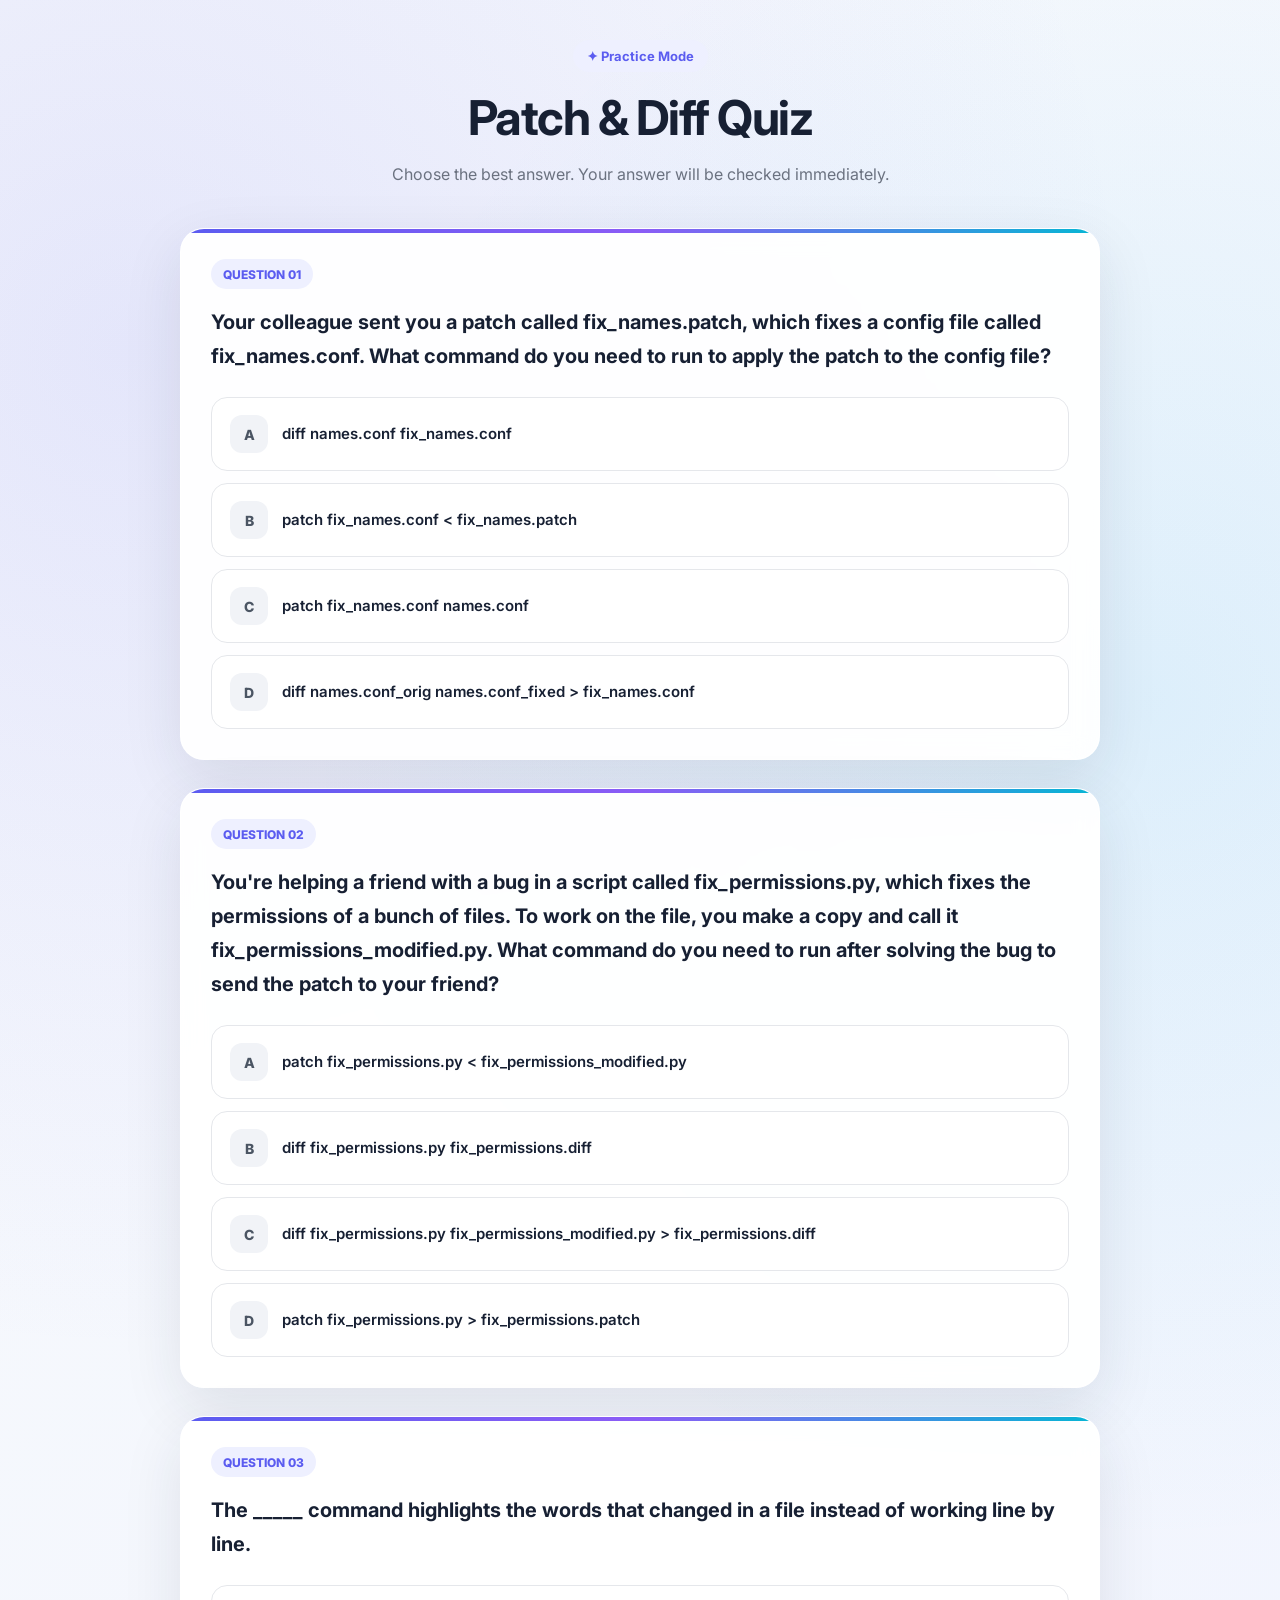
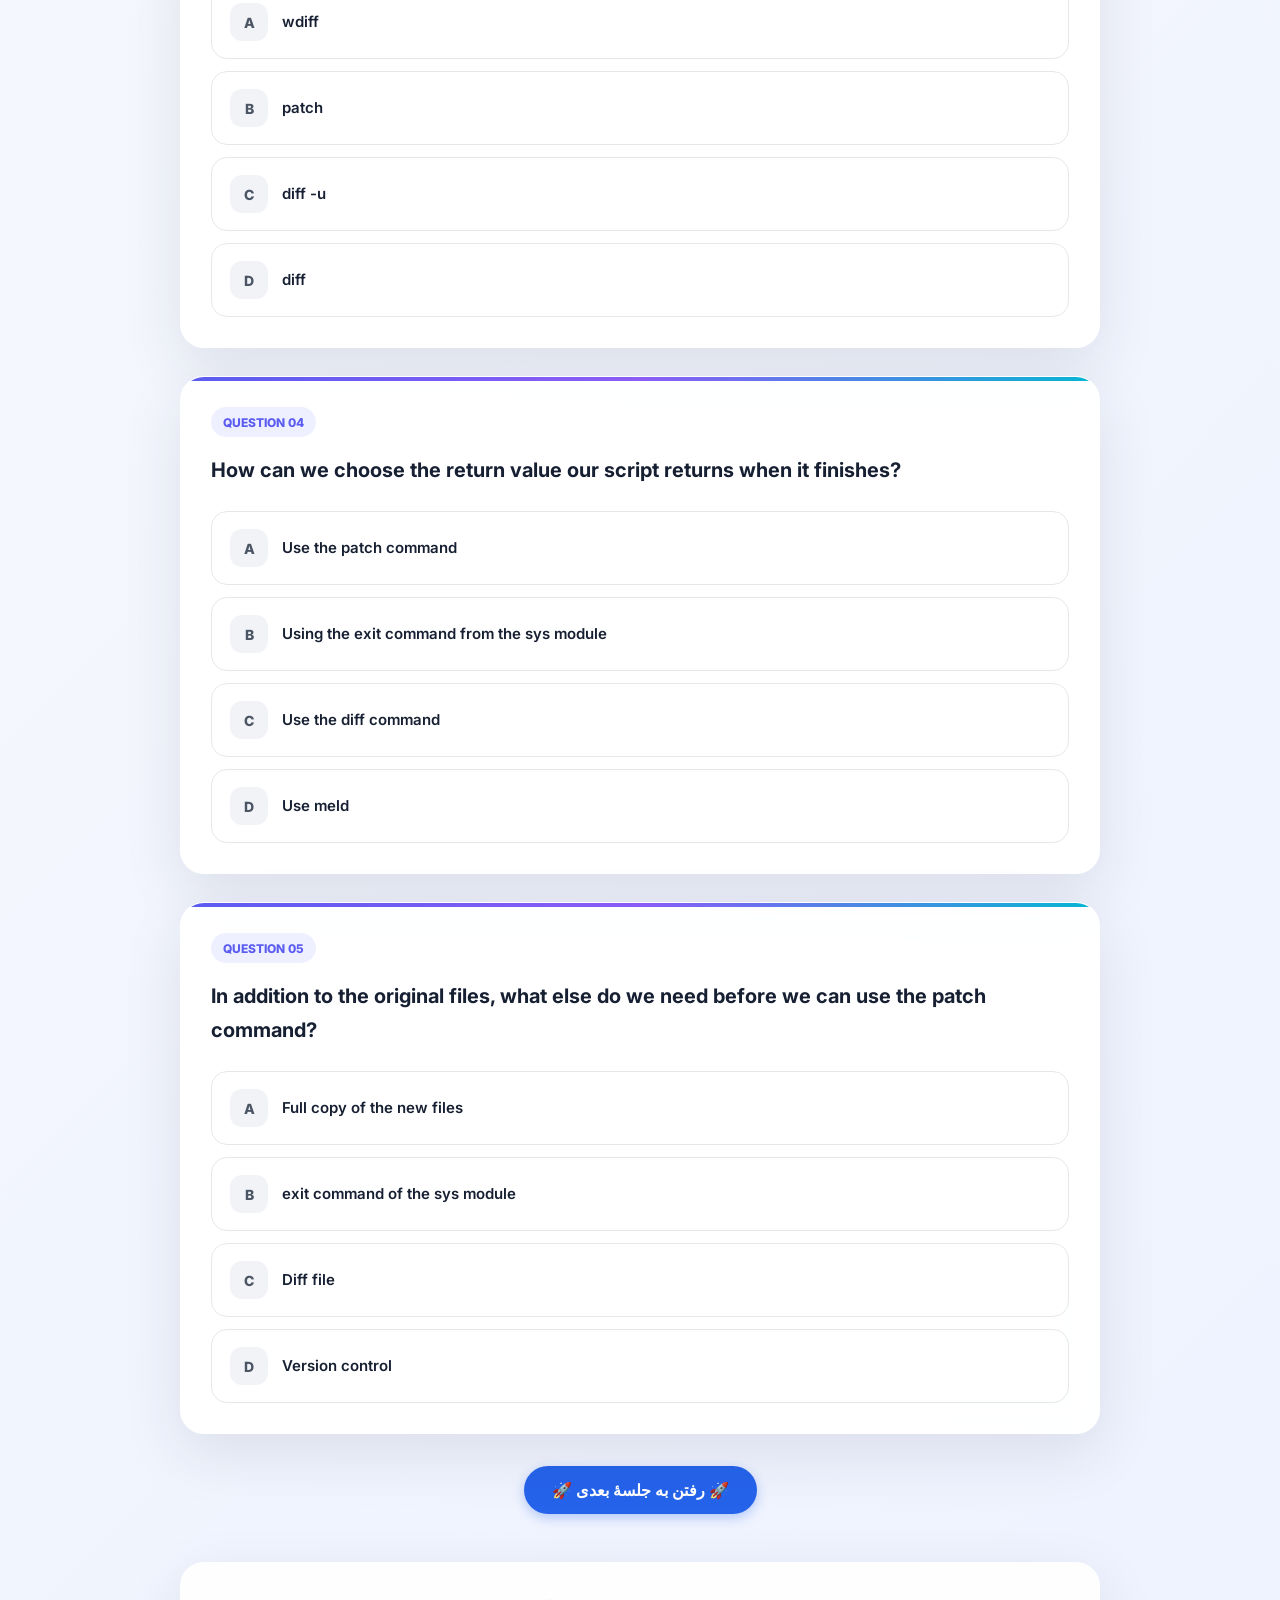
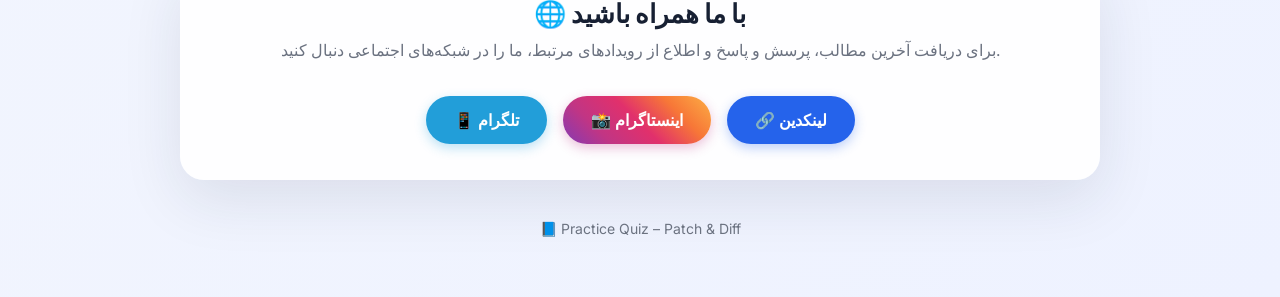
<file: Module1_7_test.html>
<!DOCTYPE html>
<html lang="en">
<head>
    <meta charset="UTF-8">
    <meta name="viewport" content="width=device-width, initial-scale=1.0">
    <title>Practice Quiz – Patch & Diff</title>
    <link rel="stylesheet" href="test.css">
</head>
<body>

<div class="container">

    <!-- ============================================================
         QUIZ SECTION
         ============================================================ -->
    <div class="quiz-container">

        <header class="quiz-header">
            <div class="quiz-badge">✦ Practice Mode</div>
            <h1>Patch & Diff Quiz</h1>
            <p>Choose the best answer. Your answer will be checked immediately.</p>
        </header>

        <!-- ================= QUESTION 1 ================= -->
        <section class="question-card"
                 data-correct="B"
                 data-explanation="The patch command with the file to be patched, followed by the filename of the patch, will apply it.">
            <div class="question-number">QUESTION 01</div>
            <h2 class="question-text">Your colleague sent you a patch called fix_names.patch, which fixes a config file called fix_names.conf. What command do you need to run to apply the patch to the config file?</h2>
            <div class="options">
                <div class="option">
                    <input type="radio" id="q1-a" name="question-1" value="A">
                    <label for="q1-a">
                        <span class="option-letter">A</span>
                        <span class="option-text">diff names.conf fix_names.conf</span>
                    </label>
                </div>
                <div class="option">
                    <input type="radio" id="q1-b" name="question-1" value="B">
                    <label for="q1-b">
                        <span class="option-letter">B</span>
                        <span class="option-text">patch fix_names.conf &lt; fix_names.patch</span>
                    </label>
                </div>
                <div class="option">
                    <input type="radio" id="q1-c" name="question-1" value="C">
                    <label for="q1-c">
                        <span class="option-letter">C</span>
                        <span class="option-text">patch fix_names.conf names.conf</span>
                    </label>
                </div>
                <div class="option">
                    <input type="radio" id="q1-d" name="question-1" value="D">
                    <label for="q1-d">
                        <span class="option-letter">D</span>
                        <span class="option-text">diff names.conf_orig names.conf_fixed &gt; fix_names.conf</span>
                    </label>
                </div>
            </div>
            <div class="explanation">
                <div class="explanation-title">💡 Quick Explanation</div>
                <p></p>
            </div>
        </section>

        <!-- ================= QUESTION 2 ================= -->
        <section class="question-card"
                 data-correct="C"
                 data-explanation="The diff command allows you to save the comparison between files as a diff file you can send to your friend.">
            <div class="question-number">QUESTION 02</div>
            <h2 class="question-text">You're helping a friend with a bug in a script called fix_permissions.py, which fixes the permissions of a bunch of files. To work on the file, you make a copy and call it fix_permissions_modified.py. What command do you need to run after solving the bug to send the patch to your friend?</h2>
            <div class="options">
                <div class="option">
                    <input type="radio" id="q2-a" name="question-2" value="A">
                    <label for="q2-a">
                        <span class="option-letter">A</span>
                        <span class="option-text">patch fix_permissions.py &lt; fix_permissions_modified.py</span>
                    </label>
                </div>
                <div class="option">
                    <input type="radio" id="q2-b" name="question-2" value="B">
                    <label for="q2-b">
                        <span class="option-letter">B</span>
                        <span class="option-text">diff fix_permissions.py fix_permissions.diff</span>
                    </label>
                </div>
                <div class="option">
                    <input type="radio" id="q2-c" name="question-2" value="C">
                    <label for="q2-c">
                        <span class="option-letter">C</span>
                        <span class="option-text">diff fix_permissions.py fix_permissions_modified.py &gt; fix_permissions.diff</span>
                    </label>
                </div>
                <div class="option">
                    <input type="radio" id="q2-d" name="question-2" value="D">
                    <label for="q2-d">
                        <span class="option-letter">D</span>
                        <span class="option-text">patch fix_permissions.py &gt; fix_permissions.patch</span>
                    </label>
                </div>
            </div>
            <div class="explanation">
                <div class="explanation-title">💡 Quick Explanation</div>
                <p></p>
            </div>
        </section>

        <!-- ================= QUESTION 3 ================= -->
        <section class="question-card"
                 data-correct="A"
                 data-explanation="The wdiff command highlights word-level changes instead of line-by-line differences, unlike diff -u which compares line by line.">
            <div class="question-number">QUESTION 03</div>
            <h2 class="question-text">The _____ command highlights the words that changed in a file instead of working line by line.</h2>
            <div class="options">
                <div class="option">
                    <input type="radio" id="q3-a" name="question-3" value="A">
                    <label for="q3-a">
                        <span class="option-letter">A</span>
                        <span class="option-text">wdiff</span>
                    </label>
                </div>
                <div class="option">
                    <input type="radio" id="q3-b" name="question-3" value="B">
                    <label for="q3-b">
                        <span class="option-letter">B</span>
                        <span class="option-text">patch</span>
                    </label>
                </div>
                <div class="option">
                    <input type="radio" id="q3-c" name="question-3" value="C">
                    <label for="q3-c">
                        <span class="option-letter">C</span>
                        <span class="option-text">diff -u</span>
                    </label>
                </div>
                <div class="option">
                    <input type="radio" id="q3-d" name="question-3" value="D">
                    <label for="q3-d">
                        <span class="option-letter">D</span>
                        <span class="option-text">diff</span>
                    </label>
                </div>
            </div>
            <div class="explanation">
                <div class="explanation-title">💡 Quick Explanation</div>
                <p></p>
            </div>
        </section>

        <!-- ================= QUESTION 4 ================= -->
        <section class="question-card"
                 data-correct="B"
                 data-explanation="A script can use sys.exit from the sys module to finish processing and return a number as the script's return code.">
            <div class="question-number">QUESTION 04</div>
            <h2 class="question-text">How can we choose the return value our script returns when it finishes?</h2>
            <div class="options">
                <div class="option">
                    <input type="radio" id="q4-a" name="question-4" value="A">
                    <label for="q4-a">
                        <span class="option-letter">A</span>
                        <span class="option-text">Use the patch command</span>
                    </label>
                </div>
                <div class="option">
                    <input type="radio" id="q4-b" name="question-4" value="B">
                    <label for="q4-b">
                        <span class="option-letter">B</span>
                        <span class="option-text">Using the exit command from the sys module</span>
                    </label>
                </div>
                <div class="option">
                    <input type="radio" id="q4-c" name="question-4" value="C">
                    <label for="q4-c">
                        <span class="option-letter">C</span>
                        <span class="option-text">Use the diff command</span>
                    </label>
                </div>
                <div class="option">
                    <input type="radio" id="q4-d" name="question-4" value="D">
                    <label for="q4-d">
                        <span class="option-letter">D</span>
                        <span class="option-text">Use meld</span>
                    </label>
                </div>
            </div>
            <div class="explanation">
                <div class="explanation-title">💡 Quick Explanation</div>
                <p></p>
            </div>
        </section>

        <!-- ================= QUESTION 5 ================= -->
        <section class="question-card"
                 data-correct="C"
                 data-explanation="We need a diff file (produced by diff command) along with the original file to apply changes using patch.">
            <div class="question-number">QUESTION 05</div>
            <h2 class="question-text">In addition to the original files, what else do we need before we can use the patch command?</h2>
            <div class="options">
                <div class="option">
                    <input type="radio" id="q5-a" name="question-5" value="A">
                    <label for="q5-a">
                        <span class="option-letter">A</span>
                        <span class="option-text">Full copy of the new files</span>
                    </label>
                </div>
                <div class="option">
                    <input type="radio" id="q5-b" name="question-5" value="B">
                    <label for="q5-b">
                        <span class="option-letter">B</span>
                        <span class="option-text">exit command of the sys module</span>
                    </label>
                </div>
                <div class="option">
                    <input type="radio" id="q5-c" name="question-5" value="C">
                    <label for="q5-c">
                        <span class="option-letter">C</span>
                        <span class="option-text">Diff file</span>
                    </label>
                </div>
                <div class="option">
                    <input type="radio" id="q5-d" name="question-5" value="D">
                    <label for="q5-d">
                        <span class="option-letter">D</span>
                        <span class="option-text">Version control</span>
                    </label>
                </div>
            </div>
            <div class="explanation">
                <div class="explanation-title">💡 Quick Explanation</div>
                <p></p>
            </div>
        </section>

        <!-- RESULT -->
        <div class="quiz-result" id="quizResult">
            <div class="score">
                <span id="scoreNumber">0</span>%
            </div>
            <div class="result-text" id="resultText">Keep practicing!</div>
            <button class="reset-btn" onclick="resetQuiz()">Try Again</button>
        </div>

    </div> <!-- end .quiz-container -->

    <!-- ============================================================
         NEXT LESSON BUTTON (Persian)
         ============================================================ -->
    <div class="buttons">
        <a class="btn btn-blue" href="Module1_8_What_is_version_control.html">🚀 رفتن به جلسهٔ بعدی 🚀</a>
    </div>

    <!-- ============================================================
         SOCIAL SECTION (Persian)
         ============================================================ -->
    <section class="social">
        <h2>🌐 با ما همراه باشید</h2>
        <p>برای دریافت آخرین مطالب، پرسش و پاسخ و اطلاع از رویدادهای مرتبط، ما را در شبکه‌های اجتماعی دنبال کنید.</p>
        <div class="buttons">
            <a class="btn telegram" href="https://t.me/matcub" target="_blank">📱 تلگرام</a>
            <a class="btn instagram" href="https://www.instagram.com/matcub_official/" target="_blank">📸 اینستاگرام</a>
            <a class="btn btn-blue" href="https://www.linkedin.com/in/mohammadfallah1373/" target="_blank">🔗 لینکدین</a>
        </div>
    </section>

    <!-- ============================================================
         FOOTER
         ============================================================ -->
    <footer class="site-footer">
        📘 Practice Quiz – Patch & Diff
    </footer>

</div> <!-- end .container -->

<script>
    (function() {
        const questions = document.querySelectorAll(".question-card");
        let answeredQuestions = 0;
        let correctAnswers = 0;

        questions.forEach(question => {
            const isMultiple = question.dataset.multiple === "true";
            const inputs = question.querySelectorAll('input[type="radio"], input[type="checkbox"]');
            const correctAnswer = question.dataset.correct;
            const explanation = question.querySelector(".explanation");
            const explanationText = explanation.querySelector("p");

            let submitBtn = question.querySelector('.submit-answer-btn');
            if (isMultiple && !submitBtn) {
                submitBtn = document.createElement('button');
                submitBtn.type = 'button';
                submitBtn.className = 'submit-answer-btn';
                submitBtn.textContent = 'Submit Answer';
                question.querySelector('.options').after(submitBtn);
            }

            function checkAnswer() {
                inputs.forEach(inp => inp.disabled = true);

                const selectedValues = Array.from(inputs)
                    .filter(inp => inp.checked)
                    .map(inp => inp.value);

                const correctValues = correctAnswer.split(',').map(s => s.trim());

                inputs.forEach(inp => {
                    const optionBox = inp.closest('.option');
                    const isCorrect = correctValues.includes(inp.value);
                    if (isCorrect) {
                        optionBox.classList.add('correct');
                    } else if (inp.checked && !isCorrect) {
                        optionBox.classList.add('wrong');
                    }
                });

                const isFullyCorrect =
                    selectedValues.length === correctValues.length &&
                    selectedValues.every(v => correctValues.includes(v));

                if (isFullyCorrect) {
                    correctAnswers++;
                }

                answeredQuestions++;

                explanationText.textContent = question.dataset.explanation;
                explanation.classList.add('show');

                if (submitBtn) submitBtn.disabled = true;

                if (answeredQuestions === questions.length) {
                    showResult();
                }
            }

            if (!isMultiple) {
                inputs.forEach(input => {
                    input.addEventListener('change', function() {
                        if (this.disabled) return;
                        checkAnswer();
                    });
                });
            } else {
                if (submitBtn) {
                    submitBtn.addEventListener('click', function() {
                        const anyChecked = Array.from(inputs).some(inp => inp.checked);
                        if (!anyChecked) {
                            alert('Please select at least one option.');
                            return;
                        }
                        if (this.disabled) return;
                        checkAnswer();
                    });
                }
            }
        });

        function showResult() {
            const result = document.getElementById('quizResult');
            const scoreNumber = document.getElementById('scoreNumber');
            const resultText = document.getElementById('resultText');

            const percentage = Math.round((correctAnswers / questions.length) * 100);
            scoreNumber.textContent = percentage;

            if (percentage === 100) {
                resultText.textContent = "Perfect! Excellent work.";
            } else if (percentage >= 70) {
                resultText.textContent = "Great job! Keep practicing.";
            } else {
                resultText.textContent = "Keep practicing. You can do better!";
            }

            result.classList.add('show');
            result.scrollIntoView({ behavior: 'smooth', block: 'center' });
        }

        window.resetQuiz = function() {
            answeredQuestions = 0;
            correctAnswers = 0;

            questions.forEach(question => {
                const inputs = question.querySelectorAll('input[type="radio"], input[type="checkbox"]');
                inputs.forEach(inp => {
                    inp.checked = false;
                    inp.disabled = false;
                });

                question.querySelectorAll('.option').forEach(opt => {
                    opt.classList.remove('correct', 'wrong');
                });

                const expl = question.querySelector('.explanation');
                if (expl) expl.classList.remove('show');

                const btn = question.querySelector('.submit-answer-btn');
                if (btn) btn.disabled = false;
            });

            document.getElementById('quizResult').classList.remove('show');
            window.scrollTo({ top: 0, behavior: 'smooth' });
        };
    })();
</script>

</body>
</html>
</file>
<file: test.css>
@import url('https://fonts.googleapis.com/css2?family=Inter:wght@400;500;600;700;800&display=swap');

:root {
    --bg: #f4f7fb;
    --card: rgba(255, 255, 255, 0.94);
    --text: #172033;
    --muted: #6b7280;
    --primary: #5b5cf0;
    --primary-dark: #4546d8;
    --primary-soft: #eef0ff;
    --border: #e5e7eb;
    --success: #16a34a;
    --success-bg: #ecfdf3;
    --danger: #dc2626;
    --danger-bg: #fef2f2;
    --shadow: 0 20px 60px rgba(31, 41, 55, 0.10);
    --radius: 24px;
}

* {
    box-sizing: border-box;
}

html {
    scroll-behavior: smooth;
}

body {
    margin: 0;
    min-height: 100vh;
    font-family: "Inter", sans-serif;
    color: var(--text);
    background:
        radial-gradient(circle at 10% 10%, rgba(91, 92, 240, .12), transparent 30%),
        radial-gradient(circle at 90% 20%, rgba(14, 165, 233, .10), transparent 28%),
        linear-gradient(135deg, #f8fafc, #eef2ff);
}

/* ========== CONTAINER ========== */
.container {
    width: min(920px, calc(100% - 32px));
    margin: 0 auto;
    padding: 40px 0 60px;
}

/* ========== QUIZ HEADER ========== */
.quiz-header {
    text-align: center;
    margin-bottom: 40px;
}

.quiz-badge {
    display: inline-flex;
    align-items: center;
    gap: 8px;
    padding: 8px 14px;
    border-radius: 999px;
    background: var(--primary-soft);
    color: var(--primary);
    font-size: 13px;
    font-weight: 700;
    margin-bottom: 16px;
}

.quiz-header h1 {
    margin: 0;
    font-size: clamp(30px, 5vw, 48px);
    letter-spacing: -1.5px;
}

.quiz-header p {
    max-width: 600px;
    margin: 14px auto 0;
    color: var(--muted);
    line-height: 1.7;
}

/* ========== QUESTION CARD ========== */
.question-card {
    position: relative;
    overflow: hidden;
    margin-bottom: 28px;
    padding: 30px;
    background: var(--card);
    border: 1px solid rgba(255,255,255,.8);
    border-radius: var(--radius);
    box-shadow: var(--shadow);
    backdrop-filter: blur(12px);
}

.question-card::before {
    content: "";
    position: absolute;
    top: 0;
    left: 0;
    width: 100%;
    height: 4px;
    background: linear-gradient(90deg, var(--primary), #8b5cf6, #06b6d4);
}

.question-number {
    display: inline-flex;
    align-items: center;
    justify-content: center;
    min-width: 42px;
    height: 30px;
    padding: 0 12px;
    border-radius: 999px;
    background: var(--primary-soft);
    color: var(--primary);
    font-size: 12px;
    font-weight: 800;
    margin-bottom: 16px;
}

.question-text {
    margin: 0 0 24px;
    font-size: 20px;
    line-height: 1.7;
    font-weight: 700;
}

/* ========== OPTIONS ========== */
.options {
    display: grid;
    gap: 12px;
}

.option {
    position: relative;
}

.option input {
    position: absolute;
    opacity: 0;
    pointer-events: none;
}

.option label {
    display: flex;
    align-items: center;
    gap: 14px;
    width: 100%;
    padding: 17px 18px;
    border: 1.5px solid var(--border);
    border-radius: 16px;
    background: #fff;
    cursor: pointer;
    transition:
        transform .2s ease,
        border-color .2s ease,
        background .2s ease,
        box-shadow .2s ease;
}

.option label:hover {
    transform: translateY(-2px);
    border-color: #b9bbfa;
    box-shadow: 0 8px 25px rgba(91, 92, 240, .08);
}

.option input:focus-visible + label {
    outline: 2px solid var(--primary);
    outline-offset: 2px;
}

.option input:disabled + label {
    opacity: 0.7;
    cursor: not-allowed;
    transform: none !important;
    box-shadow: none !important;
}

.option-letter {
    display: flex;
    flex: 0 0 38px;
    align-items: center;
    justify-content: center;
    width: 38px;
    height: 38px;
    border-radius: 12px;
    background: #f1f3f7;
    color: #4b5563;
    font-size: 14px;
    font-weight: 800;
}

.option-text {
    font-size: 15px;
    line-height: 1.5;
    font-weight: 600;
}

/* Selected */
.option input:checked + label {
    border-color: var(--primary);
    background: var(--primary-soft);
}

.option input:checked + label .option-letter {
    background: var(--primary);
    color: white;
}

/* Correct */
.option.correct label {
    border-color: var(--success);
    background: var(--success-bg);
    color: #166534;
}

.option.correct .option-letter {
    background: var(--success);
    color: white;
}

/* Wrong */
.option.wrong label {
    border-color: var(--danger);
    background: var(--danger-bg);
    color: #991b1b;
}

.option.wrong .option-letter {
    background: var(--danger);
    color: white;
}

/* ========== EXPLANATION ========== */
.explanation {
    display: none;
    margin-top: 22px;
    padding: 20px 22px;
    border-radius: 18px;
    background: linear-gradient(135deg, #f8f9ff, #ffffff);
    border: 1px solid #e4e7ff;
    animation: explanationIn .35s ease;
}

.explanation.show {
    display: block;
}

.explanation-title {
    display: flex;
    align-items: center;
    gap: 9px;
    margin-bottom: 8px;
    color: var(--primary);
    font-size: 14px;
    font-weight: 800;
}

.explanation p {
    margin: 0;
    color: #5b6473;
    font-size: 14px;
    line-height: 1.7;
}

/* ========== SUBMIT BUTTON (multiple) ========== */
.submit-answer-btn {
    margin-top: 16px;
    padding: 10px 20px;
    border: none;
    border-radius: 12px;
    background: var(--primary);
    color: white;
    font-family: inherit;
    font-weight: 700;
    font-size: 14px;
    cursor: pointer;
    transition: .2s ease;
    display: none;
}

.submit-answer-btn:hover {
    background: var(--primary-dark);
    transform: translateY(-1px);
}

.submit-answer-btn:disabled {
    opacity: 0.5;
    cursor: not-allowed;
    transform: none !important;
}

.question-card[data-multiple="true"] .submit-answer-btn {
    display: inline-block;
}

/* ========== RESULT ========== */
.quiz-result {
    display: none;
    margin-top: 35px;
    padding: 28px;
    text-align: center;
    border-radius: var(--radius);
    background: #fff;
    box-shadow: var(--shadow);
}

.quiz-result.show {
    display: block;
    animation: explanationIn .4s ease;
}

.score {
    font-size: 42px;
    font-weight: 800;
    color: var(--primary);
}

.result-text {
    color: var(--muted);
    margin: 8px 0 20px;
}

.reset-btn {
    border: 0;
    padding: 13px 22px;
    border-radius: 12px;
    background: var(--primary);
    color: white;
    font-family: inherit;
    font-weight: 700;
    cursor: pointer;
    transition: .2s ease;
}

.reset-btn:hover {
    background: var(--primary-dark);
    transform: translateY(-1px);
}

/* ========== BUTTONS (next lesson & social) ========== */
.buttons {
    display: flex;
    flex-wrap: wrap;
    align-items: center;
    justify-content: center;
    gap: 16px;
    margin-top: 32px;
}

.btn {
    display: inline-flex;
    align-items: center;
    justify-content: center;
    gap: 8px;
    padding: 14px 28px;
    border: none;
    border-radius: 40px;
    font-family: inherit;
    font-weight: 700;
    font-size: 16px;
    color: #fff;
    background: var(--primary);
    text-decoration: none;
    cursor: pointer;
    transition: transform .2s ease, box-shadow .2s ease, filter .2s ease;
    box-shadow: 0 4px 12px rgba(91, 92, 240, .3);
}

.btn:hover {
    transform: translateY(-3px);
    box-shadow: 0 10px 30px rgba(91, 92, 240, .35);
    filter: brightness(1.05);
}

.btn-blue {
    background: #2563eb;
    box-shadow: 0 4px 12px rgba(37, 99, 235, .3);
}

.btn-blue:hover {
    box-shadow: 0 10px 30px rgba(37, 99, 235, .35);
}

.telegram {
    background: #229ed9;
    box-shadow: 0 4px 12px rgba(34, 158, 217, .3);
}

.telegram:hover {
    box-shadow: 0 10px 30px rgba(34, 158, 217, .35);
}

.instagram {
    background: linear-gradient(45deg, #833ab4, #c13584, #e1306c, #f77737, #fcaf45);
    box-shadow: 0 4px 12px rgba(193, 53, 132, .3);
}

.instagram:hover {
    box-shadow: 0 10px 30px rgba(193, 53, 132, .35);
}

/* ========== SOCIAL SECTION ========== */
.social {
    margin-top: 48px;
    padding: 36px 28px;
    border-radius: var(--radius);
    background: var(--card);
    box-shadow: var(--shadow);
    text-align: center;
}

.social h2 {
    margin: 0 0 8px;
    font-size: 26px;
    font-weight: 800;
}

.social p {
    margin: 0 0 20px;
    color: var(--muted);
    line-height: 1.7;
}

/* ========== FOOTER ========== */
.site-footer {
    margin-top: 40px;
    text-align: center;
    color: var(--muted);
    font-size: 14px;
}

/* ========== ANIMATIONS ========== */
@keyframes explanationIn {
    from {
        opacity: 0;
        transform: translateY(8px);
    }
    to {
        opacity: 1;
        transform: translateY(0);
    }
}

/* ========== MOBILE ========== */
@media (max-width: 600px) {
    .container {
        width: calc(100% - 20px);
        padding: 30px 0 40px;
    }

    .question-card {
        padding: 22px 18px;
        border-radius: 20px;
    }

    .question-text {
        font-size: 17px;
    }

    .option label {
        padding: 14px;
    }

    .option-letter {
        flex-basis: 34px;
        width: 34px;
        height: 34px;
    }

    .submit-answer-btn {
        width: 100%;
        justify-content: center;
    }

    .btn {
        width: 100%;
        justify-content: center;
    }
}
</file>
